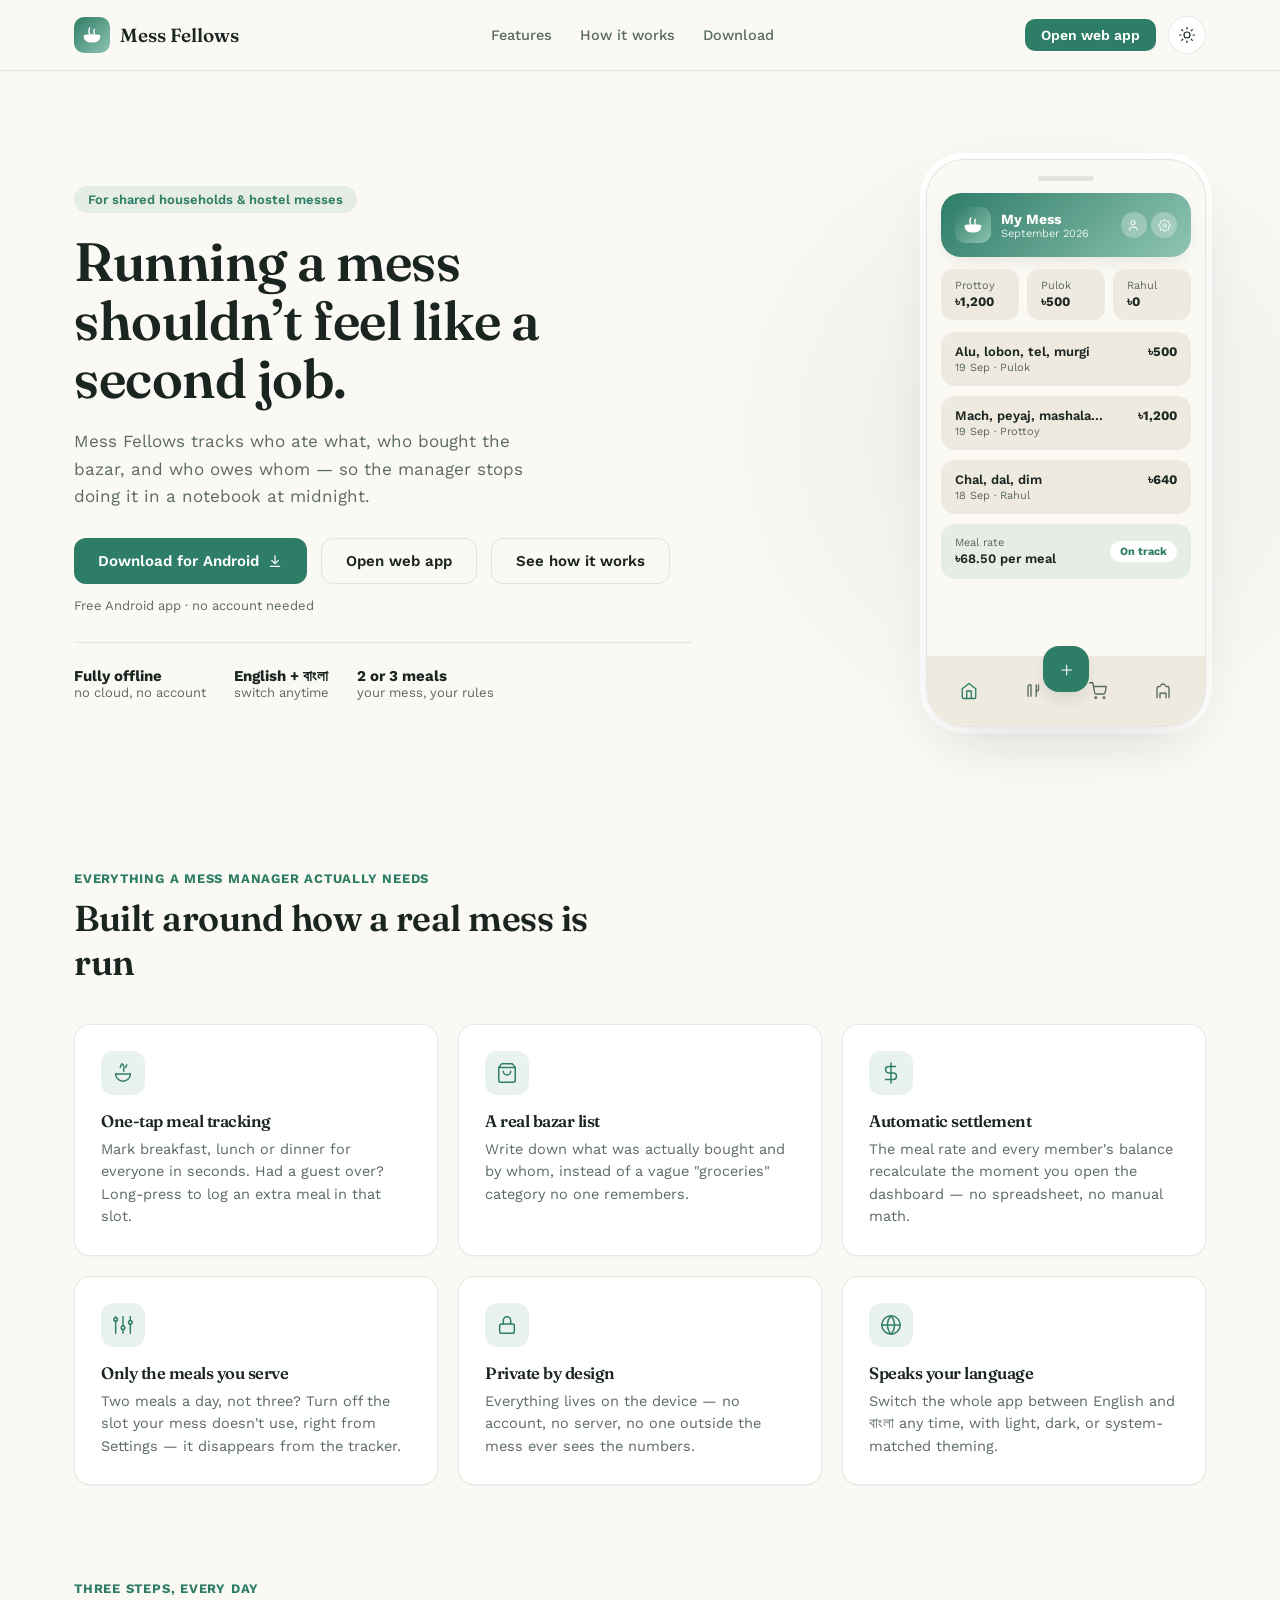
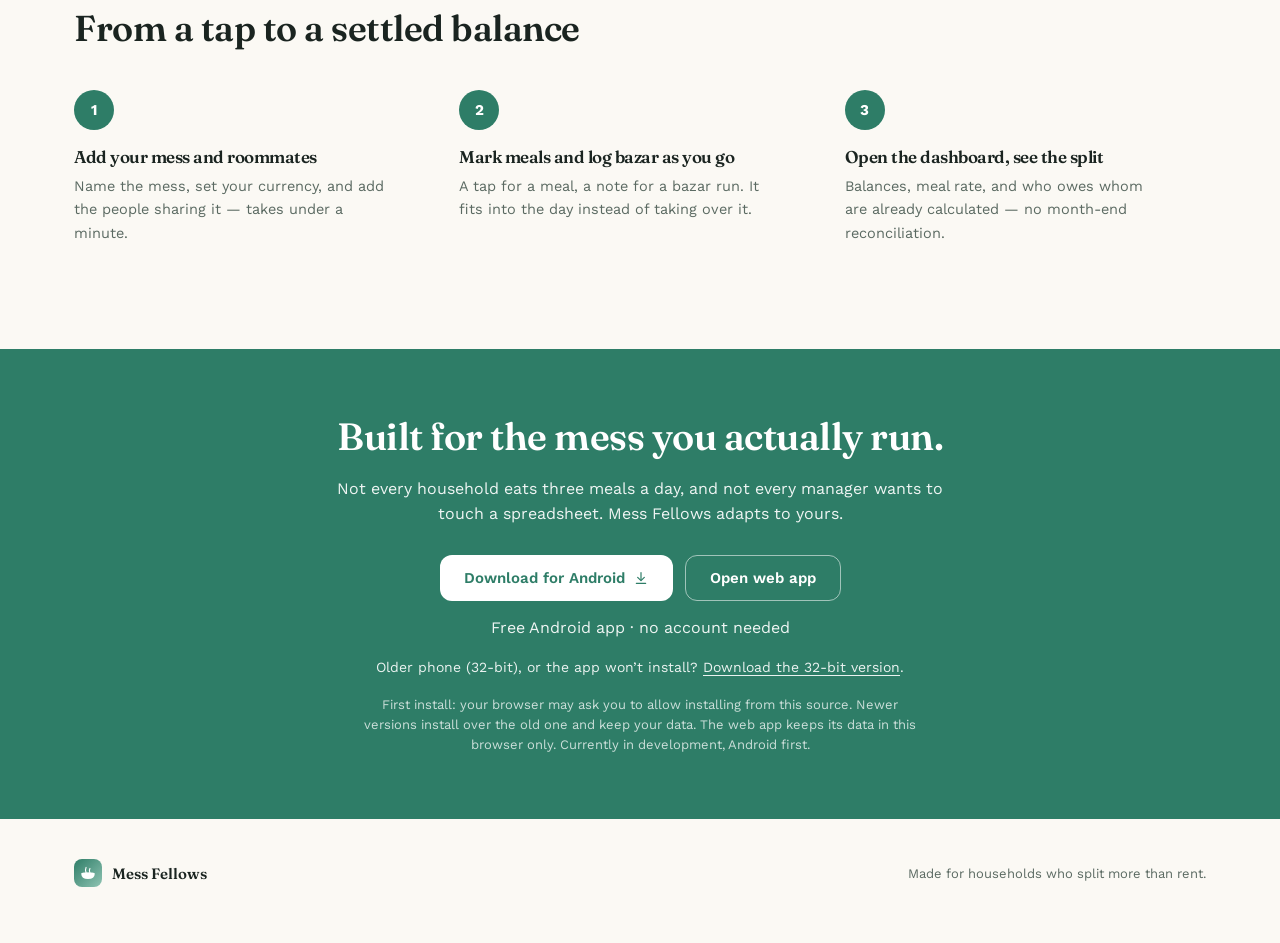
<file: landing/index.html>
<!doctype html>
<html lang="en">
<head>
<meta charset="utf-8">
<meta name="viewport" content="width=device-width, initial-scale=1">
<title>Mess Fellows — meal &amp; bazar tracking for shared households</title>
<meta name="description" content="Mess Fellows tracks who ate what, who bought the bazar, and who owes whom — offline, private, and bilingual (English + বাংলা).">
<meta name="theme-color" content="#2E7D67">
<meta name="color-scheme" content="light dark">

<meta property="og:type" content="website">
<meta property="og:title" content="Mess Fellows — meal & bazar tracking for shared households">
<meta property="og:description" content="Tracks who ate what, who bought the bazar, and who owes whom. Offline, private, and bilingual.">
<meta name="twitter:card" content="summary">
<meta name="twitter:title" content="Mess Fellows">
<meta name="twitter:description" content="Meal & bazar tracking for shared households — offline, private, bilingual.">

<link rel="icon" type="image/svg+xml" href="favicon.svg">
<link rel="preconnect" href="https://fonts.googleapis.com">
<link rel="preconnect" href="https://fonts.gstatic.com" crossorigin>
<link href="https://fonts.googleapis.com/css2?family=Fraunces:opsz,wght@9..144,500;9..144,600;9..144,700&family=Work+Sans:wght@400;500;600;700&display=swap" rel="stylesheet">
<link rel="stylesheet" href="styles.css">
</head>
<body>

<header class="nav">
  <div class="wrap nav-inner">
    <a href="#top" class="brand">
      <span class="brand-mark" aria-hidden="true">
        <svg viewBox="0 0 100 100" width="20" height="20">
          <path d="M8 54 Q8 88 50 88 Q92 88 92 54 Q92 47 50 47 Q8 47 8 54 Z" fill="#fff"/>
          <ellipse cx="50" cy="54" rx="42" ry="7" fill="#fff" opacity=".62"/>
          <path d="M38 50 C38 40 30 36 38 15" stroke="#fff" stroke-width="7" stroke-linecap="round" fill="none"/>
          <path d="M62 50 C62 42 54 38 62 22" stroke="#fff" stroke-width="7" stroke-linecap="round" fill="none"/>
        </svg>
      </span>
      Mess Fellows
    </a>
    <nav class="nav-links" aria-label="Primary">
      <a href="#features">Features</a>
      <a href="#how-it-works">How it works</a>
      <a href="#download">Download</a>
    </nav>
    <div class="nav-actions">
      <a href="app/" class="btn btn-primary btn-sm"><span class="hide-xs">Open web app</span><span class="show-xs">Web app</span></a>
      <button id="theme-toggle" class="theme-toggle" type="button" aria-label="Toggle dark mode">
        <svg id="icon-sun" width="18" height="18" viewBox="0 0 24 24" fill="none" stroke="currentColor" stroke-width="1.6" stroke-linecap="round" stroke-linejoin="round"><circle cx="12" cy="12" r="4"/><path d="M12 2v2"/><path d="M12 20v2"/><path d="M4.9 4.9l1.4 1.4"/><path d="M17.7 17.7l1.4 1.4"/><path d="M2 12h2"/><path d="M20 12h2"/><path d="M4.9 19.1l1.4-1.4"/><path d="M17.7 6.3l1.4-1.4"/></svg>
        <svg id="icon-moon" width="18" height="18" viewBox="0 0 24 24" fill="none" stroke="currentColor" stroke-width="1.6" stroke-linecap="round" stroke-linejoin="round" style="display:none"><path d="M21 12.8A9 9 0 1 1 11.2 3 7 7 0 0 0 21 12.8Z"/></svg>
      </button>
    </div>
  </div>
</header>

<main id="top">
  <section class="hero">
    <div class="wrap hero-row">
      <div class="hero-copy reveal">
        <div class="eyebrow-badge">For shared households &amp; hostel messes</div>
        <h1>Running a mess shouldn&rsquo;t feel like a second job.</h1>
        <p class="lede">Mess Fellows tracks who ate what, who bought the bazar, and who owes whom — so the manager stops doing it in a notebook at midnight.</p>
        <div class="hero-actions">
          <a href="https://github.com/pulok1/messfellows/releases/latest/download/messfellows.apk" class="btn btn-primary" download>
            Download for Android
            <svg width="16" height="16" viewBox="0 0 24 24" fill="none" stroke="currentColor" stroke-width="1.8" stroke-linecap="round" stroke-linejoin="round"><path d="M12 4v11"/><path d="M7 11l5 5 5-5"/><path d="M5 20h14"/></svg>
          </a>
          <a href="app/" class="btn btn-ghost">Open web app</a>
          <a href="#how-it-works" class="btn btn-ghost hide-sm">See how it works</a>
        </div>
        <p class="apk-meta" data-apk-meta>Free Android app &middot; no account needed</p>
        <p class="ios-hint" hidden>On iPhone? Android apps don&rsquo;t install on iOS &mdash; open the web app and use <strong>Share &rarr; Add to Home Screen</strong>.</p>
        <div class="stats-row">
          <div class="stat">
            <div class="stat-title">Fully offline</div>
            <div class="stat-sub">no cloud, no account</div>
          </div>
          <div class="stat">
            <div class="stat-title">English + বাংলা</div>
            <div class="stat-sub">switch anytime</div>
          </div>
          <div class="stat">
            <div class="stat-title">2 or 3 meals</div>
            <div class="stat-sub">your mess, your rules</div>
          </div>
        </div>
      </div>

      <div class="hero-art reveal">
        <div class="phone">
          <div class="phone-notch"></div>
          <div class="phone-header">
            <div class="phone-logo">
              <svg viewBox="0 0 100 100" width="20" height="20">
                <path d="M8 54 Q8 88 50 88 Q92 88 92 54 Q92 47 50 47 Q8 47 8 54 Z" fill="#fff"/>
                <ellipse cx="50" cy="54" rx="42" ry="7" fill="#fff" opacity=".62"/>
                <path d="M38 50 C38 40 30 36 38 15" stroke="#fff" stroke-width="7" stroke-linecap="round" fill="none"/>
                <path d="M62 50 C62 42 54 38 62 22" stroke="#fff" stroke-width="7" stroke-linecap="round" fill="none"/>
              </svg>
            </div>
            <div class="phone-title-group">
              <div class="phone-title">My Mess</div>
              <div class="phone-sub">September 2026</div>
            </div>
            <div class="phone-actions">
              <span class="phone-action-btn" aria-hidden="true">
                <svg width="13" height="13" viewBox="0 0 24 24" fill="none" stroke="currentColor" stroke-width="1.8" stroke-linecap="round" stroke-linejoin="round"><path d="M17 21v-2a4 4 0 0 0-4-4H7a4 4 0 0 0-4 4v2"/><circle cx="9" cy="7" r="4"/></svg>
              </span>
              <span class="phone-action-btn" aria-hidden="true">
                <svg width="13" height="13" viewBox="0 0 24 24" fill="none" stroke="currentColor" stroke-width="1.8" stroke-linecap="round" stroke-linejoin="round"><circle cx="12" cy="12" r="3"/><path d="M19.4 15a1.65 1.65 0 0 0 .33 1.82l.06.06a2 2 0 1 1-2.83 2.83l-.06-.06a1.65 1.65 0 0 0-1.82-.33 1.65 1.65 0 0 0-1 1.51V21a2 2 0 0 1-4 0v-.09A1.65 1.65 0 0 0 9 19.4a1.65 1.65 0 0 0-1.82.33l-.06.06a2 2 0 1 1-2.83-2.83l.06-.06A1.65 1.65 0 0 0 4.68 15a1.65 1.65 0 0 0-1.51-1H3a2 2 0 0 1 0-4h.09A1.65 1.65 0 0 0 4.6 9a1.65 1.65 0 0 0-.33-1.82l-.06-.06a2 2 0 1 1 2.83-2.83l.06.06A1.65 1.65 0 0 0 9 4.6a1.65 1.65 0 0 0 1-1.51V3a2 2 0 0 1 4 0v.09a1.65 1.65 0 0 0 1 1.51 1.65 1.65 0 0 0 1.82-.33l.06-.06a2 2 0 1 1 2.83 2.83l-.06.06A1.65 1.65 0 0 0 19.4 9a1.65 1.65 0 0 0 1.51 1H21a2 2 0 0 1 0 4h-.09a1.65 1.65 0 0 0-1.51 1z"/></svg>
              </span>
            </div>
          </div>

          <div class="phone-chips">
            <div class="chip"><div class="chip-label">Prottoy</div><div class="chip-amount">৳1,200</div></div>
            <div class="chip"><div class="chip-label">Pulok</div><div class="chip-amount">৳500</div></div>
            <div class="chip"><div class="chip-label">Rahul</div><div class="chip-amount">৳0</div></div>
          </div>

          <div class="phone-entry">
            <div class="entry-text">
              <div class="entry-title">Alu, lobon, tel, murgi</div>
              <div class="entry-meta">19 Sep · Pulok</div>
            </div>
            <div class="entry-amount">৳500</div>
          </div>
          <div class="phone-entry">
            <div class="entry-text">
              <div class="entry-title">Mach, peyaj, mashala, sobji&hellip;</div>
              <div class="entry-meta">19 Sep · Prottoy</div>
            </div>
            <div class="entry-amount">৳1,200</div>
          </div>
          <div class="phone-entry">
            <div class="entry-text">
              <div class="entry-title">Chal, dal, dim</div>
              <div class="entry-meta">18 Sep · Rahul</div>
            </div>
            <div class="entry-amount">৳640</div>
          </div>
          <div class="phone-summary">
            <div>
              <div class="chip-label">Meal rate</div>
              <div class="entry-title">৳68.50 per meal</div>
            </div>
            <div class="summary-pill">On track</div>
          </div>

          <div class="phone-navbar">
            <svg class="nav-icon active" width="18" height="18" viewBox="0 0 24 24" fill="none" stroke="currentColor" stroke-width="1.8" stroke-linecap="round" stroke-linejoin="round"><path d="M3 9l9-7 9 7v11a2 2 0 0 1-2 2H5a2 2 0 0 1-2-2z"/><path d="M9 22V12h6v10"/></svg>
            <svg class="nav-icon" width="18" height="18" viewBox="0 0 24 24" fill="none" stroke="currentColor" stroke-width="1.8" stroke-linecap="round" stroke-linejoin="round"><path d="M4 19V6a2 2 0 0 1 2-2h2v15"/><path d="M15 4v15"/><path d="M18 4v6a2 2 0 0 1-2 2h-1"/></svg>
            <svg class="nav-icon" width="18" height="18" viewBox="0 0 24 24" fill="none" stroke="currentColor" stroke-width="1.8" stroke-linecap="round" stroke-linejoin="round"><circle cx="9" cy="21" r="1"/><circle cx="20" cy="21" r="1"/><path d="M1 1h4l2.68 13.39a2 2 0 0 0 2 1.61h9.72a2 2 0 0 0 2-1.61L23 6H6"/></svg>
            <svg class="nav-icon" width="18" height="18" viewBox="0 0 24 24" fill="none" stroke="currentColor" stroke-width="1.8" stroke-linecap="round" stroke-linejoin="round"><path d="M4 21V8a2 2 0 0 1 2-2h2l2-3h4l2 3h2a2 2 0 0 1 2 2v13"/><path d="M8 21v-6h8v6"/></svg>
          </div>
          <div class="phone-fab">+</div>
        </div>
      </div>
    </div>
  </section>

  <section id="features" class="section">
    <div class="wrap">
      <div class="section-head reveal">
        <div class="eyebrow">Everything a mess manager actually needs</div>
        <h2>Built around how a real mess is run</h2>
      </div>
      <div class="features-grid">
        <div class="feature-card reveal">
          <div class="feature-icon">
            <svg width="22" height="22" viewBox="0 0 24 24" fill="none" stroke="currentColor" stroke-width="1.6" stroke-linecap="round" stroke-linejoin="round"><path d="M4 13a8 8 0 0 0 16 0"/><path d="M4 13h16"/><path d="M9 6c0-2 2-4 2-4s2 2 2 4-1 3 0 4"/><path d="M15 6c0-1.5 1.2-2.6 1.2-2.6"/></svg>
          </div>
          <h3>One-tap meal tracking</h3>
          <p>Mark breakfast, lunch or dinner for everyone in seconds. Had a guest over? Long-press to log an extra meal in that slot.</p>
        </div>
        <div class="feature-card reveal">
          <div class="feature-icon">
            <svg width="22" height="22" viewBox="0 0 24 24" fill="none" stroke="currentColor" stroke-width="1.6" stroke-linecap="round" stroke-linejoin="round"><path d="M6 2 3 6v14a2 2 0 0 0 2 2h14a2 2 0 0 0 2-2V6l-3-4Z"/><path d="M3 6h18"/><path d="M16 10a4 4 0 0 1-8 0"/></svg>
          </div>
          <h3>A real bazar list</h3>
          <p>Write down what was actually bought and by whom, instead of a vague "groceries" category no one remembers.</p>
        </div>
        <div class="feature-card reveal">
          <div class="feature-icon">
            <svg width="22" height="22" viewBox="0 0 24 24" fill="none" stroke="currentColor" stroke-width="1.6" stroke-linecap="round" stroke-linejoin="round"><path d="M12 1v22"/><path d="M17 5H9.5a3.5 3.5 0 0 0 0 7h5a3.5 3.5 0 0 1 0 7H6"/></svg>
          </div>
          <h3>Automatic settlement</h3>
          <p>The meal rate and every member's balance recalculate the moment you open the dashboard — no spreadsheet, no manual math.</p>
        </div>
        <div class="feature-card reveal">
          <div class="feature-icon">
            <svg width="22" height="22" viewBox="0 0 24 24" fill="none" stroke="currentColor" stroke-width="1.6" stroke-linecap="round" stroke-linejoin="round"><circle cx="4" cy="6" r="2"/><path d="M4 8v13"/><path d="M4 3v1"/><circle cx="12" cy="15" r="2"/><path d="M12 17v4"/><path d="M12 3v10"/><circle cx="20" cy="9" r="2"/><path d="M20 11v10"/><path d="M20 3v4"/></svg>
          </div>
          <h3>Only the meals you serve</h3>
          <p>Two meals a day, not three? Turn off the slot your mess doesn't use, right from Settings — it disappears from the tracker.</p>
        </div>
        <div class="feature-card reveal">
          <div class="feature-icon">
            <svg width="22" height="22" viewBox="0 0 24 24" fill="none" stroke="currentColor" stroke-width="1.6" stroke-linecap="round" stroke-linejoin="round"><rect x="4" y="11" width="16" height="10" rx="2"/><path d="M8 11V7a4 4 0 0 1 8 0v4"/></svg>
          </div>
          <h3>Private by design</h3>
          <p>Everything lives on the device — no account, no server, no one outside the mess ever sees the numbers.</p>
        </div>
        <div class="feature-card reveal">
          <div class="feature-icon">
            <svg width="22" height="22" viewBox="0 0 24 24" fill="none" stroke="currentColor" stroke-width="1.6" stroke-linecap="round" stroke-linejoin="round"><circle cx="12" cy="12" r="10"/><path d="M2 12h20"/><path d="M12 2a15 15 0 0 1 0 20 15 15 0 0 1 0-20Z"/></svg>
          </div>
          <h3>Speaks your language</h3>
          <p>Switch the whole app between English and বাংলা any time, with light, dark, or system-matched theming.</p>
        </div>
      </div>
    </div>
  </section>

  <section id="how-it-works" class="section">
    <div class="wrap">
      <div class="section-head reveal">
        <div class="eyebrow">Three steps, every day</div>
        <h2>From a tap to a settled balance</h2>
      </div>
      <div class="steps">
        <div class="step reveal">
          <div class="step-num">1</div>
          <h3>Add your mess and roommates</h3>
          <p>Name the mess, set your currency, and add the people sharing it — takes under a minute.</p>
        </div>
        <div class="step reveal">
          <div class="step-num">2</div>
          <h3>Mark meals and log bazar as you go</h3>
          <p>A tap for a meal, a note for a bazar run. It fits into the day instead of taking over it.</p>
        </div>
        <div class="step reveal">
          <div class="step-num">3</div>
          <h3>Open the dashboard, see the split</h3>
          <p>Balances, meal rate, and who owes whom are already calculated — no month-end reconciliation.</p>
        </div>
      </div>
    </div>
  </section>

  <section class="cta-band" id="download">
    <div class="wrap cta-inner reveal">
      <h2>Built for the mess you actually run.</h2>
      <p>Not every household eats three meals a day, and not every manager wants to touch a spreadsheet. Mess Fellows adapts to yours.</p>
      <div class="cta-actions">
        <a href="https://github.com/pulok1/messfellows/releases/latest/download/messfellows.apk" class="btn btn-light" download>
          Download for Android
          <svg width="16" height="16" viewBox="0 0 24 24" fill="none" stroke="currentColor" stroke-width="1.8" stroke-linecap="round" stroke-linejoin="round"><path d="M12 4v11"/><path d="M7 11l5 5 5-5"/><path d="M5 20h14"/></svg>
        </a>
        <a href="app/" class="btn btn-outline-light">Open web app</a>
      </div>
      <p class="apk-meta apk-meta-light" data-apk-meta>Free Android app &middot; no account needed</p>
      <div class="cta-older">Older phone (32-bit), or the app won&rsquo;t install? <a href="https://github.com/pulok1/messfellows/releases/latest/download/messfellows-32bit.apk" download>Download the 32-bit version</a>.</div>
      <div class="cta-note">First install: your browser may ask you to allow installing from this source. Newer versions install over the old one and keep your data. The web app keeps its data in this browser only. Currently in development, Android first.</div>
    </div>
  </section>
</main>

<footer class="footer">
  <div class="wrap footer-inner">
    <div class="brand brand-footer">
      <span class="brand-mark brand-mark-sm" aria-hidden="true">
        <svg viewBox="0 0 100 100" width="16" height="16">
          <path d="M8 54 Q8 88 50 88 Q92 88 92 54 Q92 47 50 47 Q8 47 8 54 Z" fill="#fff"/>
          <ellipse cx="50" cy="54" rx="42" ry="7" fill="#fff" opacity=".62"/>
          <path d="M38 50 C38 40 30 36 38 15" stroke="#fff" stroke-width="7" stroke-linecap="round" fill="none"/>
          <path d="M62 50 C62 42 54 38 62 22" stroke="#fff" stroke-width="7" stroke-linecap="round" fill="none"/>
        </svg>
      </span>
      Mess Fellows
    </div>
    <div class="footer-note">Made for households who split more than rent.</div>
  </div>
</footer>

<div class="sticky-cta" id="sticky-cta">
  <a href="https://github.com/pulok1/messfellows/releases/latest/download/messfellows.apk" class="btn btn-primary" download>Download for Android</a>
  <a href="app/" class="btn btn-ghost">Web app</a>
</div>

<script src="script.js" defer></script>
</body>
</html>
</file>
<file: landing/styles.css>
:root {
  --bg: #FBF9F4;
  --surface: #FFFFFF;
  --surface-high: #EFEAE0;
  --text: #1A2420;
  --text-muted: #5B6A62;
  --accent: #2E7D67;
  --accent-light: #8FC4B3;
  --accent-ink: #2E7D67;
  --on-accent: #FFFFFF;
  --border: rgba(20, 36, 30, 0.10);
  --accent-tint: rgba(46, 125, 103, 0.10);
  --shadow: rgba(20, 36, 30, 0.14);
}

@media (prefers-color-scheme: dark) {
  :root:not([data-theme="light"]) {
    --bg: #0F1512;
    --surface: #1B211E;
    --surface-high: #303633;
    --text: #E7ECE8;
    --text-muted: #A9B3AE;
    --accent-light: #4F9080;
    --accent-ink: #7CC7B0;
    --border: rgba(255, 255, 255, 0.10);
    --accent-tint: rgba(46, 125, 103, 0.24);
    --shadow: rgba(0, 0, 0, 0.5);
  }
}

:root[data-theme="dark"] {
  --bg: #0F1512;
  --surface: #1B211E;
  --surface-high: #303633;
  --text: #E7ECE8;
  --text-muted: #A9B3AE;
  --accent-light: #4F9080;
  --accent-ink: #7CC7B0;
  --border: rgba(255, 255, 255, 0.10);
  --accent-tint: rgba(46, 125, 103, 0.24);
  --shadow: rgba(0, 0, 0, 0.5);
}

* { box-sizing: border-box; }

html { scroll-behavior: smooth; -webkit-text-size-adjust: 100%; }
a, button { -webkit-tap-highlight-color: transparent; }
:focus-visible { outline: 2px solid var(--accent); outline-offset: 3px; border-radius: 6px; }

body {
  margin: 0;
  background: var(--bg);
  color: var(--text);
  font-family: 'Work Sans', system-ui, sans-serif;
  transition: background .25s ease, color .25s ease;
}

.wrap { max-width: 1180px; margin: 0 auto; padding: 0 24px; }

h1, h2, h3 {
  font-family: 'Fraunces', serif;
  font-weight: 600;
  letter-spacing: -0.5px;
  margin: 0;
}

p { margin: 0; }

a { color: inherit; text-decoration: none; }

/* Nav */
.nav {
  position: sticky;
  top: 0;
  z-index: 20;
  backdrop-filter: blur(10px);
  background: color-mix(in srgb, var(--bg) 82%, transparent);
  border-bottom: 1px solid var(--border);
}
.nav-inner { display: flex; align-items: center; justify-content: space-between; gap: 16px; padding: 16px 24px; }
.brand { display: flex; align-items: center; gap: 10px; white-space: nowrap; font-family: 'Fraunces', serif; font-weight: 600; font-size: 19px; }
.brand-mark { width: 36px; height: 36px; border-radius: 10px; background: linear-gradient(135deg, var(--accent), var(--accent-light)); display: flex; align-items: center; justify-content: center; flex-shrink: 0; }
.brand-mark-sm { width: 28px; height: 28px; border-radius: 8px; }
.nav-links { display: flex; align-items: center; gap: 28px; font-size: 14.5px; font-weight: 500; color: var(--text-muted); }
.nav-actions { display: flex; align-items: center; gap: 12px; }
.nav-links a { transition: opacity .15s ease; }
.nav-links a:hover { opacity: .65; }

.theme-toggle {
  width: 38px; height: 38px; border-radius: 999px;
  border: 1px solid var(--border); background: var(--surface); color: var(--text);
  display: flex; align-items: center; justify-content: center; cursor: pointer;
  transition: transform .15s ease;
}
.theme-toggle:hover { transform: scale(1.06); }

/* Hero */
.hero { position: relative; overflow: hidden; padding: clamp(40px, 7vw, 88px) 0 72px; }
.hero::before {
  content: ''; position: absolute; z-index: 0; pointer-events: none;
  width: min(720px, 120vw); aspect-ratio: 1; top: 50%; right: -10%; transform: translateY(-50%);
  background: radial-gradient(closest-side, var(--accent-tint), transparent);
}
.hero-row { position: relative; z-index: 1; display: flex; align-items: center; gap: 56px; }
.hero-copy { max-width: 640px; flex: 1.35; }
.eyebrow-badge {
  display: inline-flex; align-items: center; gap: 8px;
  padding: 6px 14px; border-radius: 999px;
  background: var(--accent-tint); color: var(--accent-ink);
  font-size: 13px; font-weight: 600; margin-bottom: 20px;
}
h1 { font-size: clamp(34px, 4.6vw, 54px); line-height: 1.08; margin-bottom: 20px; }
.lede { font-size: 17px; line-height: 1.6; color: var(--text-muted); max-width: 480px; margin-bottom: 28px; }
.hero-actions { display: flex; flex-wrap: wrap; gap: 14px; margin-bottom: 14px; }
.apk-meta { font-size: 13px; color: var(--text-muted); margin-bottom: 28px; min-height: 1.2em; }
.apk-meta-light { color: inherit; opacity: .8; margin: 14px 0 0; }
.ios-hint { font-size: 13.5px; line-height: 1.5; padding: 10px 14px; border-radius: 12px; background: var(--accent-tint); color: var(--text); margin-bottom: 24px; }
.ios-hint[hidden] { display: none; }

.btn { display: inline-flex; align-items: center; justify-content: center; white-space: nowrap; gap: 8px; padding: 13px 24px; border-radius: 12px; font-weight: 600; font-size: 15px; }
.btn-primary { background: var(--accent); color: var(--on-accent); transition: filter .15s ease, transform .15s ease; }
.btn-primary:hover { filter: brightness(0.93); transform: translateY(-1px); }
.btn-ghost { border: 1px solid var(--border); color: var(--text); transition: background .15s ease; }
.btn-ghost:hover { background: var(--surface-high); }
.btn-light { background: var(--on-accent); color: var(--accent); transition: filter .15s ease, transform .15s ease; }
.btn-light:hover { filter: brightness(0.94); transform: translateY(-1px); }
.btn-outline-light { border: 1px solid color-mix(in srgb, var(--on-accent) 55%, transparent); color: var(--on-accent); transition: background .15s ease; }
.btn-outline-light:hover { background: color-mix(in srgb, var(--on-accent) 12%, transparent); }
.btn-sm { padding: 8px 16px; border-radius: 10px; font-size: 14px; }

.stats-row { display: flex; gap: 28px; padding-top: 24px; border-top: 1px solid var(--border); flex-wrap: wrap; }
.stat-title { font-weight: 700; font-size: 15px; }
.stat-sub { font-size: 13px; color: var(--text-muted); }

.hero-art { flex: 1; display: flex; justify-content: flex-end; }

/* Phone mockup */
.phone {
  width: min(280px, 78vw); aspect-ratio: 280 / 568; height: auto;
  border-radius: 38px;
  background: var(--bg); border: 1px solid var(--border);
  box-shadow: 0 30px 60px -20px var(--shadow), 0 0 0 6px var(--surface);
  padding: 14px; position: relative; overflow: hidden;
}
.phone-notch { width: 56px; height: 5px; border-radius: 99px; background: var(--border); margin: 2px auto 12px; }
.phone-header {
  background: linear-gradient(135deg, var(--accent), var(--accent-light));
  border-radius: 20px; padding: 14px; display: flex; align-items: center; gap: 10px;
  box-shadow: 0 8px 20px -8px var(--shadow);
}
.phone-logo { width: 36px; height: 36px; border-radius: 10px; background: linear-gradient(135deg, var(--accent), var(--accent-light)); display: flex; align-items: center; justify-content: center; flex-shrink: 0; }
.phone-title-group { flex: 1; min-width: 0; }
.phone-title { font-weight: 700; font-size: 14px; color: #fff; }
.phone-sub { font-size: 11px; color: rgba(255,255,255,0.85); }
.phone-actions { display: flex; gap: 4px; }
.phone-action-btn { width: 26px; height: 26px; border-radius: 99px; background: rgba(255,255,255,0.28); display: flex; align-items: center; justify-content: center; color: #fff; }

.phone-chips { display: flex; gap: 8px; margin: 12px 0; }
.chip { background: var(--surface-high); border-radius: 12px; padding: 10px 14px; min-width: 78px; }
.chip-label { font-size: 11px; color: var(--text-muted); margin-bottom: 2px; }
.chip-amount { font-size: 13px; font-weight: 700; color: var(--text); }

.phone-entry { background: var(--surface-high); border-radius: 14px; padding: 12px 14px; margin-bottom: 10px; display: flex; justify-content: space-between; gap: 10px; align-items: flex-start; }
.entry-text { min-width: 0; }
.entry-title { font-weight: 600; font-size: 13px; color: var(--text); white-space: nowrap; overflow: hidden; text-overflow: ellipsis; max-width: 150px; }
.entry-meta { font-size: 11px; color: var(--text-muted); margin-top: 2px; }
.entry-amount { font-weight: 700; font-size: 13px; color: var(--text); flex-shrink: 0; }

.phone-summary { background: var(--accent-tint); border-radius: 14px; padding: 12px 14px; display: flex; justify-content: space-between; align-items: center; gap: 10px; }
.summary-pill { font-size: 11px; font-weight: 700; color: var(--accent-ink); background: var(--surface); border-radius: 999px; padding: 4px 10px; flex-shrink: 0; }

.phone-navbar {
  position: absolute; bottom: 0; left: 0; right: 0; height: 70px;
  background: var(--surface-high); border-radius: 0 0 36px 36px;
  display: flex; align-items: center; justify-content: space-around; padding: 0 10px;
}
.nav-icon { color: var(--text-muted); }
.nav-icon.active { color: var(--accent-ink); }
.phone-fab {
  position: absolute; bottom: 34px; left: 50%; transform: translateX(-50%);
  width: 46px; height: 46px; border-radius: 16px; background: var(--accent);
  box-shadow: 0 8px 16px -4px var(--shadow);
  display: flex; align-items: center; justify-content: center;
  color: var(--on-accent); font-size: 22px; font-weight: 300;
}

/* Sections */
.section { padding: 72px 0 24px; }
.section-head { max-width: 560px; margin-bottom: 40px; }
.eyebrow { font-size: 13px; font-weight: 700; letter-spacing: .06em; text-transform: uppercase; color: var(--accent-ink); margin-bottom: 10px; }
h2 { font-size: clamp(26px, 3.2vw, 36px); }

.features-grid { display: grid; grid-template-columns: repeat(auto-fit, minmax(min(280px, 100%), 1fr)); gap: 20px; }
.feature-card {
  background: var(--surface); border: 1px solid var(--border); border-radius: 16px; padding: 26px;
  box-shadow: 0 1px 2px rgba(0,0,0,0.03);
  transition: transform .18s ease, box-shadow .18s ease;
}
.feature-card:hover { transform: translateY(-3px); }
.feature-icon {
  width: 44px; height: 44px; border-radius: 12px;
  background: var(--accent-tint); color: var(--accent-ink);
  display: flex; align-items: center; justify-content: center; margin-bottom: 16px;
}
.feature-card h3 { font-size: 16.5px; margin-bottom: 8px; }
.feature-card p { font-size: 14.5px; line-height: 1.55; color: var(--text-muted); }

.steps { display: flex; gap: 24px; flex-wrap: wrap; }
.step { flex: 1; min-width: 220px; }
.step-num {
  width: 40px; height: 40px; border-radius: 999px; background: var(--accent); color: var(--on-accent);
  display: flex; align-items: center; justify-content: center; font-weight: 700; font-size: 15px; margin-bottom: 16px;
}
.step h3 { font-size: 17px; margin-bottom: 8px; }
.step p { font-size: 14.5px; line-height: 1.6; color: var(--text-muted); max-width: 320px; }

.cta-band { margin: 80px 0 0; background: var(--accent); color: var(--on-accent); }
.cta-inner { padding: 64px 24px; text-align: center; max-width: 700px; }
.cta-band h2 { font-size: clamp(26px, 3.6vw, 38px); margin-bottom: 16px; }
.cta-band p { font-size: 16px; line-height: 1.6; opacity: .92; }
.cta-actions { display: flex; flex-wrap: wrap; justify-content: center; gap: 12px; margin-top: 28px; }
.cta-older { margin-top: 18px; font-size: 14px; opacity: .9; }
.cta-older a { text-decoration: underline; text-underline-offset: 3px; }
.cta-note { margin-top: 20px; max-width: 560px; margin-left: auto; margin-right: auto; line-height: 1.55; font-size: 13px; opacity: .75; }

.footer-inner { padding: 40px 24px 56px; display: flex; flex-wrap: wrap; align-items: center; justify-content: space-between; gap: 16px; }
.brand-footer { font-size: 15px; }
.footer-note { font-size: 13px; color: var(--text-muted); }

/* Reveal-on-scroll */
.reveal { opacity: 0; transform: translateY(14px); transition: opacity .5s ease, transform .5s ease; }
.reveal.is-visible { opacity: 1; transform: none; }
@media (prefers-reduced-motion: reduce) {
  .reveal { opacity: 1; transform: none; transition: none; }
  html { scroll-behavior: auto; }
}

.sticky-cta, .show-xs { display: none; }

@media (max-width: 860px) {
  .hero-row { flex-direction: column; align-items: stretch; gap: 40px; }
  .hero-copy { max-width: 100%; text-align: center; }
  .eyebrow-badge { margin-left: auto; margin-right: auto; }
  .lede { margin-left: auto; margin-right: auto; }
  .hero-actions { justify-content: center; }
  .apk-meta { margin-bottom: 24px; }
  .stats-row { justify-content: center; }
  .hero-art { justify-content: center; }
  .nav-links { display: none; }

  .section { padding: 56px 0 8px; }
  .section-head { margin-bottom: 28px; }

  /* Steps as a vertical timeline */
  .steps { flex-direction: column; gap: 0; }
  .step { flex: none; min-width: 0; position: relative; padding: 0 0 28px 58px; }
  .step:last-child { padding-bottom: 0; }
  .step-num { position: absolute; left: 0; top: 0; margin: 0; }
  .step:not(:last-child)::before {
    content: ''; position: absolute; left: 19px; top: 46px; bottom: 6px; width: 2px;
    background: var(--border);
  }

  /* CTA becomes a rounded card */
  .cta-band { margin: 48px 16px 0; border-radius: 24px; }
  .cta-inner { padding: 44px 20px; }

  /* Sticky download bar, shown by script.js once the hero buttons scroll away */
  .sticky-cta {
    display: flex; gap: 10px; position: fixed; left: 0; right: 0; bottom: 0; z-index: 30;
    padding: 10px 16px calc(10px + env(safe-area-inset-bottom));
    background: color-mix(in srgb, var(--bg) 88%, transparent);
    backdrop-filter: blur(12px); -webkit-backdrop-filter: blur(12px);
    border-top: 1px solid var(--border);
    transform: translateY(110%); transition: transform .25s ease;
  }
  .sticky-cta.is-visible { transform: none; }
  .sticky-cta .btn { padding: 13px 18px; }
  .sticky-cta .btn-primary { flex: 1; }
  .footer-inner { padding-bottom: 104px; flex-direction: column; text-align: center; }
}

@media (max-width: 520px) {
  .wrap { padding: 0 20px; }
  .nav-inner { padding: 12px 20px; }
  .brand { font-size: 17px; }
  .brand-mark { width: 32px; height: 32px; }
  .hide-xs, .hide-sm { display: none; }
  .show-xs { display: inline; }
  .hero { padding-top: 28px; }
  h1 { font-size: 34px; }
  .lede { font-size: 16px; }
  .hero-actions { flex-direction: column; gap: 10px; }
  .hero-actions .btn { width: 100%; padding: 15px 24px; font-size: 16px; }
  .stats-row { display: grid; grid-template-columns: repeat(3, 1fr); gap: 10px; padding-top: 20px; }
  .stat-title { font-size: 13.5px; }
  .stat-sub { font-size: 12px; }

  .phone { width: min(280px, 100%); height: auto; padding-bottom: 92px; }

  /* Compact feature cards: icon beside the title */
  .features-grid { gap: 12px; }
  .feature-card { display: grid; grid-template-columns: 44px 1fr; column-gap: 14px; align-items: center; padding: 18px; }
  .feature-icon { margin-bottom: 0; }
  .feature-card h3 { margin: 0; }
  .feature-card p { grid-column: 1 / -1; margin-top: 12px; }
  .feature-card:hover { transform: none; }

  .footer-inner { padding: 36px 20px 104px; }
  .cta-inner { padding: 40px 18px; }
  .cta-actions { flex-direction: column; align-items: stretch; }
  .cta-actions .btn { width: 100%; padding: 15px 24px; font-size: 16px; }
}
</file>
